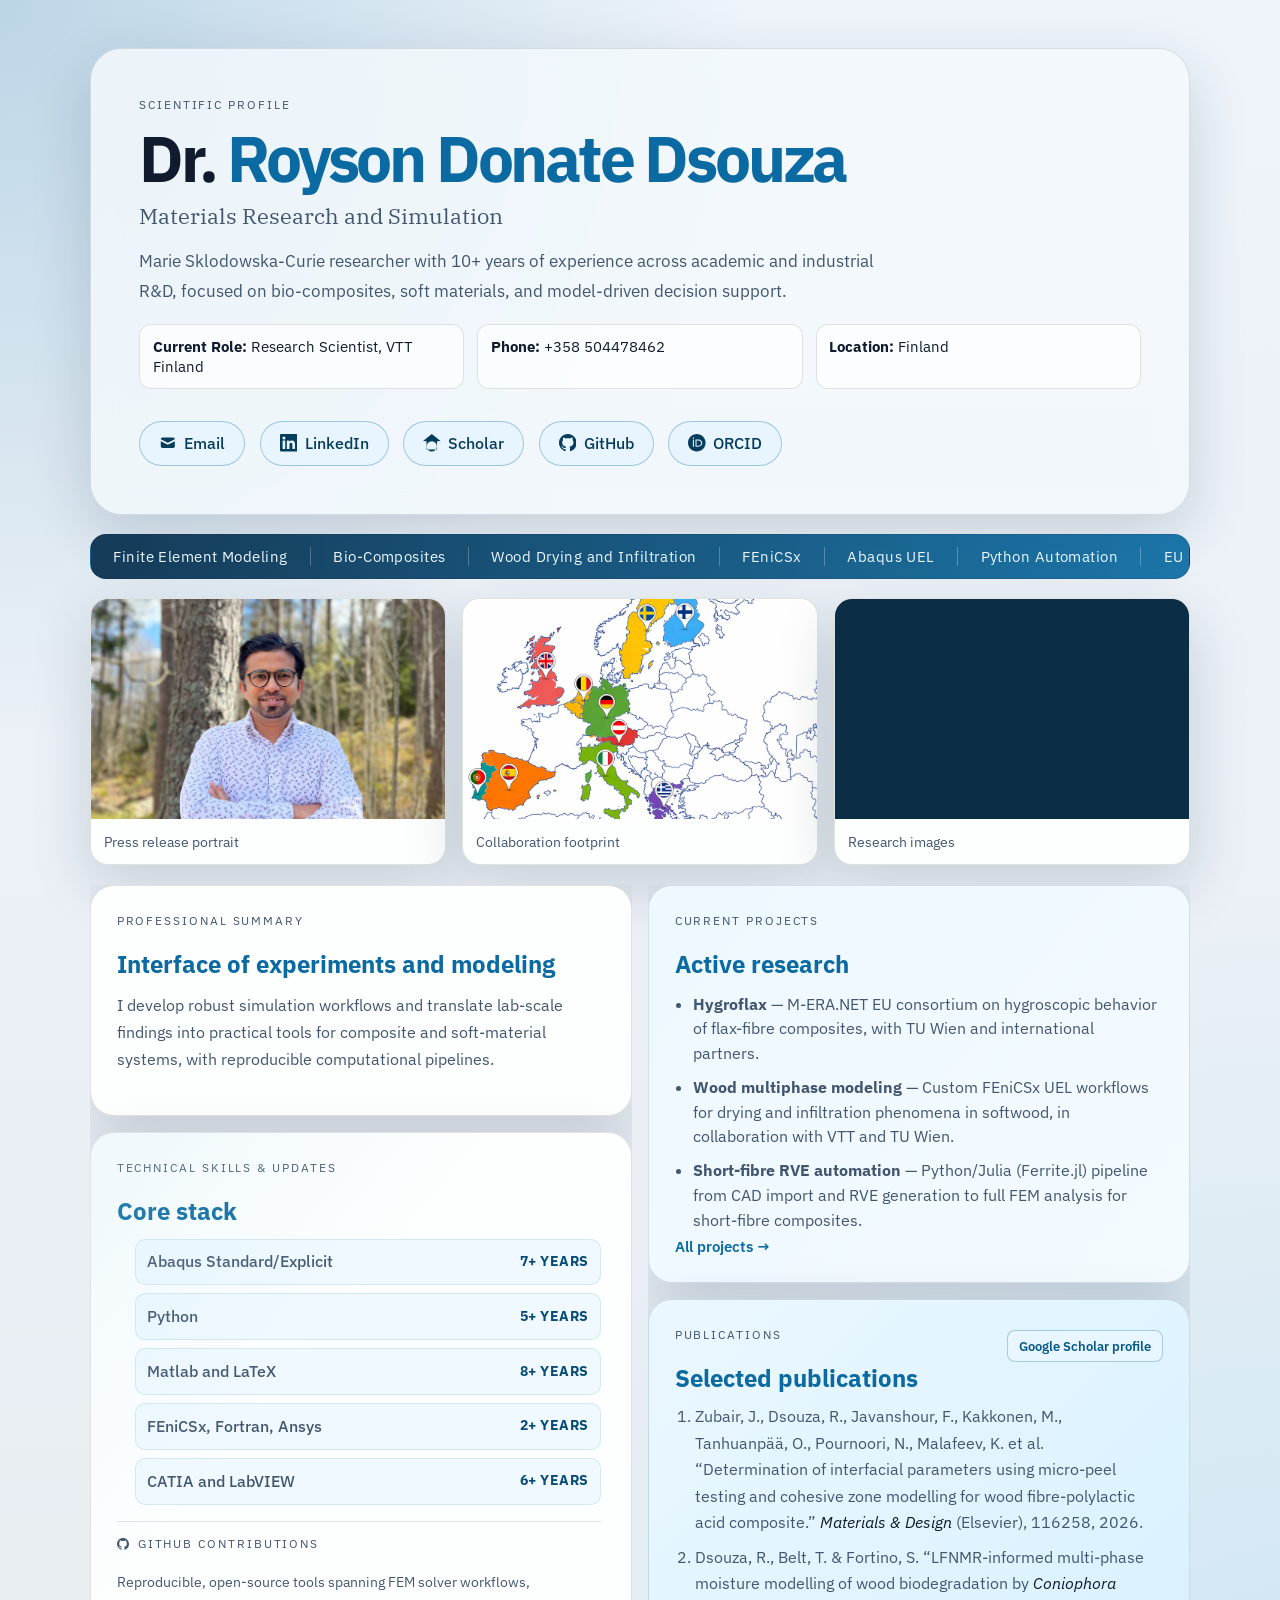
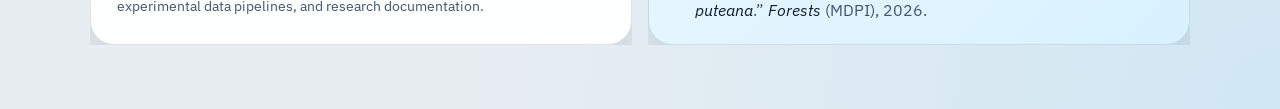
<file: index.html>
<!DOCTYPE html>
<html lang="en">
  <head>
    <meta charset="UTF-8" />
    <meta name="viewport" content="width=device-width, initial-scale=1.0" />
    <title>Dr. Royson Donate Dsouza | Scientific Profile</title>
    <meta
      name="description"
      content="Scientific profile of Dr. Royson Donate Dsouza: materials research, simulation, publications, collaborations, and contact."
    />
    <link rel="preconnect" href="https://fonts.googleapis.com" />
    <link rel="preconnect" href="https://fonts.gstatic.com" crossorigin />
    <link
      href="https://fonts.googleapis.com/css2?family=IBM+Plex+Sans:wght@400;500;700&family=IBM+Plex+Serif:ital,wght@0,400;0,600;1,400&display=swap"
      rel="stylesheet"
    />
    <link rel="stylesheet" href="styles.css" />
  </head>
  <body>
    <div class="page-shell">
      <header class="hero">
        <p class="eyebrow">Scientific Profile</p>
        <h1>
          Dr. <span>Royson Donate Dsouza</span>
        </h1>
        <p class="hero-role">Materials Research and Simulation</p>
        <p class="intro">
          Marie Sklodowska-Curie researcher with 10+ years of experience across
          academic and industrial R&D, focused on bio-composites, soft
          materials, and model-driven decision support.
        </p>
        <div class="meta-row">
          <p><strong>Current Role:</strong> Research Scientist, VTT Finland</p>
          <p><strong>Phone:</strong> +358 504478462</p>
          <p><strong>Location:</strong> Finland</p>
        </div>
        <div class="actions">
          <a href="mailto:royson.dsouza@vtt.fi">
            <svg viewBox="0 0 20 20" fill="currentColor" aria-hidden="true" xmlns="http://www.w3.org/2000/svg"><path d="M2.003 5.884L10 9.882l7.997-3.998A2 2 0 0016 4H4a2 2 0 00-1.997 1.884z"/><path d="M18 8.118l-8 4-8-4V14a2 2 0 002 2h12a2 2 0 002-2V8.118z"/></svg>
            Email
          </a>
          <a href="https://www.linkedin.com/in/royson-dsouza-phd/" target="_blank" rel="noreferrer">
            <svg viewBox="0 0 24 24" fill="currentColor" aria-hidden="true" xmlns="http://www.w3.org/2000/svg"><path d="M20.447 20.452h-3.554v-5.569c0-1.328-.027-3.037-1.852-3.037-1.853 0-2.136 1.445-2.136 2.939v5.667H9.351V9h3.414v1.561h.046c.477-.9 1.637-1.85 3.37-1.85 3.601 0 4.267 2.37 4.267 5.455v6.286zM5.337 7.433a2.062 2.062 0 01-2.063-2.065 2.064 2.064 0 112.063 2.065zm1.782 13.019H3.555V9h3.564v11.452zM22.225 0H1.771C.792 0 0 .774 0 1.729v20.542C0 23.227.792 24 1.771 24h20.451C23.2 24 24 23.227 24 22.271V1.729C24 .774 23.2 0 22.222 0h.003z"/></svg>
            LinkedIn
          </a>
          <a href="https://scholar.google.com/citations?hl=en&amp;user=Geu_kHAAAAAJ&amp;view_op=list_works&amp;sortby=pubdate" target="_blank" rel="noreferrer">
            <svg viewBox="0 0 24 24" fill="currentColor" aria-hidden="true" xmlns="http://www.w3.org/2000/svg"><path d="M12 24a7 7 0 110-14 7 7 0 010 14zm0-24L0 9.5l4.838.485V21h14.324V9.985L24 9.5 12 0z"/></svg>
            Scholar
          </a>
          <a href="https://github.com/roysondsouza316" target="_blank" rel="noreferrer">
            <svg viewBox="0 0 16 16" fill="currentColor" aria-hidden="true" xmlns="http://www.w3.org/2000/svg"><path d="M8 0C3.58 0 0 3.58 0 8c0 3.54 2.29 6.53 5.47 7.59.4.07.55-.17.55-.38 0-.19-.01-.82-.01-1.49-2.01.37-2.53-.49-2.69-.94-.09-.23-.48-.94-.82-1.13-.28-.15-.68-.52-.01-.53.63-.01 1.08.58 1.23.82.72 1.21 1.87.87 2.33.66.07-.52.28-.87.51-1.07-1.78-.2-3.64-.89-3.64-3.95 0-.87.31-1.59.82-2.15-.08-.2-.36-1.02.08-2.12 0 0 .67-.21 2.2.82.64-.18 1.32-.27 2-.27.68 0 1.36.09 2 .27 1.53-1.04 2.2-.82 2.2-.82.44 1.1.16 1.92.08 2.12.51.56.82 1.27.82 2.15 0 3.07-1.87 3.75-3.65 3.95.29.25.54.73.54 1.48 0 1.07-.01 1.93-.01 2.2 0 .21.15.46.55.38A8.013 8.013 0 0016 8c0-4.42-3.58-8-8-8z"/></svg>
            GitHub
          </a>
          <a href="https://orcid.org/0000-0003-1371-9439" target="_blank" rel="noreferrer">
            <svg viewBox="0 0 24 24" fill="currentColor" aria-hidden="true" xmlns="http://www.w3.org/2000/svg"><path d="M12 0C5.372 0 0 5.372 0 12s5.372 12 12 12 12-5.372 12-12S18.628 0 12 0zM7.369 4.378c.525 0 .947.431.947.947s-.422.947-.947.947a.95.95 0 01-.947-.947c0-.525.422-.947.947-.947zm-.722 3.038h1.444v10.041H6.647V7.416zm3.562 0h3.9c3.712 0 5.344 2.653 5.344 5.025 0 2.578-2.016 5.016-5.325 5.016h-3.919V7.416zm1.444 1.303v7.444h2.297c3.272 0 3.872-2.484 3.872-3.722 0-2.016-1.284-3.722-3.862-3.722h-2.307z"/></svg>
            ORCID
          </a>
        </div>
      </header>

      <main>
        <section class="run-strip" aria-label="Animated scientific keywords">
          <div class="run-track">
            <span>Finite Element Modeling</span>
            <span>Bio-Composites</span>
            <span>Wood Drying and Infiltration</span>
            <span>FEniCSx</span>
            <span>Abaqus UEL</span>
            <span>Python Automation</span>
            <span>EU Consortia</span>
            <span>Research-Led Teaching</span>
            <span>Finite Element Modeling</span>
            <span>Bio-Composites</span>
            <span>Wood Drying and Infiltration</span>
            <span>FEniCSx</span>
            <span>Abaqus UEL</span>
            <span>Python Automation</span>
            <span>EU Consortia</span>
            <span>Research-Led Teaching</span>
          </div>
        </section>

        <section class="image-lab" aria-label="Images and running visuals">
          <figure class="image-card">
            <img src="images/Royson_press_release_photo.jpg" alt="Portrait of Dr. Royson Dsouza" />
            <figcaption>Press release portrait</figcaption>
          </figure>
          <figure class="image-card">
            <img src="images/collab.jpg" alt="Collaboration footprint map" />
            <figcaption>Collaboration footprint</figcaption>
          </figure>
          <figure class="image-card animated-card" aria-label="Running research images">
            <div class="photo-reel" id="photo-reel"></div>
            <figcaption>Research images</figcaption>
          </figure>
        </section>

        <section class="card-grid">
          <div class="card-col">
          <article class="card">
            <p class="section-label">Professional Summary</p>
            <h2>Interface of experiments and modeling</h2>
            <p>
              I develop robust simulation workflows and translate lab-scale
              findings into practical tools for composite and soft-material
              systems, with reproducible computational pipelines.
            </p>
          </article>

          <article class="card stack-card">
            <p class="section-label">Technical Skills &amp; Updates</p>
            <h2>Core stack</h2>
            <div class="card-scroll">
            <ul class="skill-bars">
              <li><span>Abaqus Standard/Explicit</span><strong>7+ years</strong></li>
              <li><span>Python</span><strong>5+ years</strong></li>
              <li><span>Matlab and LaTeX</span><strong>8+ years</strong></li>
              <li><span>FEniCSx, Fortran, Ansys</span><strong>2+ years</strong></li>
              <li><span>CATIA and LabVIEW</span><strong>6+ years</strong></li>
            </ul>
            <hr class="card-divider" />
            <p class="section-label" style="margin-top:0.8rem">
              <svg class="gh-icon" viewBox="0 0 16 16" aria-hidden="true" xmlns="http://www.w3.org/2000/svg"><path d="M8 0C3.58 0 0 3.58 0 8c0 3.54 2.29 6.53 5.47 7.59.4.07.55-.17.55-.38 0-.19-.01-.82-.01-1.49-2.01.37-2.53-.49-2.69-.94-.09-.23-.48-.94-.82-1.13-.28-.15-.68-.52-.01-.53.63-.01 1.08.58 1.23.82.72 1.21 1.87.87 2.33.66.07-.52.28-.87.51-1.07-1.78-.2-3.64-.89-3.64-3.95 0-.87.31-1.59.82-2.15-.08-.2-.36-1.02.08-2.12 0 0 .67-.21 2.2.82.64-.18 1.32-.27 2-.27.68 0 1.36.09 2 .27 1.53-1.04 2.2-.82 2.2-.82.44 1.1.16 1.92.08 2.12.51.56.82 1.27.82 2.15 0 3.07-1.87 3.75-3.65 3.95.29.25.54.73.54 1.48 0 1.07-.01 1.93-.01 2.2 0 .21.15.46.55.38A8.013 8.013 0 0016 8c0-4.42-3.58-8-8-8z"/></svg>
              GitHub Contributions
            </p>
            <p class="gh-tagline">Reproducible, open-source tools spanning FEM solver workflows, experimental data pipelines, and research documentation.</p>
            <ul class="gh-repo-list">
              <li>
                <span class="gh-desc">Documented case studies solving 1D, 2D, and 3D PDEs with FEniCSx, including diffusion problems, convergence validation, and parallel VTK visualization.</span>
                <a href="https://github.com/roysondsouza316/FenicsX-Implementation-Examples" target="_blank" rel="noreferrer">FenicsX-Implementation-Examples &rarr;</a>
              </li>
              <li>
                <span class="gh-desc">Python/Tkinter GUI for parameter-driven simulation matrix plotting, developed alongside the microdroplet characterization study in Polymer Composites (2023).</span>
                <a href="https://github.com/roysondsouza316/Interface-for-simulation-matrix-plotting--Data-in-brief-Article" target="_blank" rel="noreferrer">Interface-for-simulation-matrix-plotting &rarr;</a>
              </li>
              <li>
                <span class="gh-desc">Python scripts automating Abaqus input file generation, parallel batch job execution, and ODB result extraction for high-throughput FEM campaigns.</span>
                <a href="https://github.com/roysondsouza316/abaqus-automation-inp-and-odb" target="_blank" rel="noreferrer">abaqus-automation-inp-and-odb &rarr;</a>
              </li>
              <li>
                <span class="gh-desc">Five ready-to-compile LaTeX Gantt chart templates for research project scheduling, from minimal single-column layouts to team resource-based timelines.</span>
                <a href="https://github.com/roysondsouza316/LateX-Gantt-Chart-Templates" target="_blank" rel="noreferrer">LateX-Gantt-Chart-Templates &rarr;</a>
              </li>
            </ul>
            </div>
          </article>
          </div>

          <div class="card-col">
          <article class="card projects-card">
            <p class="section-label">Current Projects</p>
            <h2>Active research</h2>
            <ul class="project-list">
              <li>
                <strong>Hygroflax</strong> — M-ERA.NET EU consortium on hygroscopic behavior of flax-fibre composites, with TU Wien and international partners.
              </li>
              <li>
                <strong>Wood multiphase modeling</strong> — Custom FEniCSx UEL workflows for drying and infiltration phenomena in softwood, in collaboration with VTT and TU Wien.
              </li>
              <li>
                <strong>Short-fibre RVE automation</strong> — Python/Julia (Ferrite.jl) pipeline from CAD import and RVE generation to full FEM analysis for short-fibre composites.
              </li>
            </ul>
            <a href="projects.html" class="more-link">All projects &rarr;</a>
          </article>

          <article class="card accent-card" id="publications">
            <div class="pub-section-head">
              <div>
                <p class="section-label">Publications</p>
                <h2>Selected publications</h2>
              </div>
              <a href="https://scholar.google.com/citations?hl=en&amp;user=Geu_kHAAAAAJ&amp;view_op=list_works&amp;sortby=pubdate" target="_blank" rel="noreferrer" class="scholar-inline">Google Scholar profile</a>
            </div>
            <div class="card-scroll">
            <ol class="pub-list">
              <li class="pub-cite">Zubair, J., Dsouza, R., Javanshour, F., Kakkonen, M., Tanhuanp&auml;&auml;, O., Pournoori, N., Malafeev, K. et al. &ldquo;Determination of interfacial parameters using micro-peel testing and cohesive zone modelling for wood fibre-polylactic acid composite.&rdquo; <em>Materials &amp; Design</em> (Elsevier), 116258, 2026.</li>
              <li class="pub-cite">Dsouza, R., Belt, T. &amp; Fortino, S. &ldquo;LFNMR-informed multi-phase moisture modelling of wood biodegradation by <em>Coniophora puteana</em>.&rdquo; <em>Forests</em> (MDPI), 2026.</li>
              <li class="pub-cite">Dsouza, R., Harjupatana, T., Miettinen, A., Brandst&auml;tter, F., Harju, A., Ven&auml;l&auml;inen, M., M&ouml;tt&ouml;nen, V. et al. &ldquo;Multi-phase model for moisture transport in wood supported by X-ray computed tomography data.&rdquo; <em>Wood Science and Technology</em> (Springer), 59(2), 2025.</li>
              <li class="pub-cite">Simonini, L., Kakkonen, M., Dsouza, R., Kanerva, M., Mahmood, H., Dorigato, A. &amp; Pegoretti, A. &ldquo;Tailoring the interfacial properties of glass fiber-epoxy microcomposites through a self-healing poly(&epsilon;-caprolactone) coating.&rdquo; <em>Composites Science and Technology</em> (Elsevier), 110991, 2025.</li>
              <li class="pub-cite">Dsouza, R., Kakkonen, M., Prapavesis, A., Sarlin, E., Antunes, P., Van Vuure, A.W., Kallio, P. &amp; Kanerva, M. &ldquo;Does a polymer film due to Rayleigh-instability affect interfacial properties measured by microbond test?&rdquo; <em>Composite Interfaces</em> (Taylor &amp; Francis), 32(2), 2025.</li>
              <li class="pub-cite">Dsouza, R., Di Vito, D., Jokinen, J. &amp; Kanerva, M. &ldquo;Mutual dependence of experimental and data analysis features in characterization of fiber&ndash;matrix interface via microdroplets.&rdquo; <em>Polymer Composites</em> (Wiley), 44(11), 2023.</li>
              <li class="pub-cite">Laurikainen, P., Dsouza, R., Kakkonen, M., Kanerva, M. &amp; Sarlin, E. &ldquo;Exploring the role of fibre sizing to the fatigue of glass fibre composites using a novel, reliable micro-fatigue test.&rdquo; <em>Composites Part A</em> (Elsevier), 107425, 2023.</li>
            </ol>
            <a href="publications.html" class="more-link">All publications &rarr;</a>
            </div>
          </article>
          </div>

        </section>
      </main>
    </div>
  </body>

  <script>
    (function () {
      const BASE = 'images/running_photos/';
      fetch(BASE + 'manifest.json')
        .then(function (r) { return r.json(); })
        .then(function (items) {
          var reel = document.getElementById('photo-reel');
          if (!reel || !items.length) return;

          var n = items.length;
          var dur = n * 4; // 4 s per image

          // inject per-image keyframe delays via a dynamic <style>
          var delays = items.map(function (_, i) {
            return ('.photo-reel img:nth-child(' + (i + 1) + ') { animation-delay: ' + (i * 4) + 's; }');
          }).join('\n');
          var styleTag = document.createElement('style');
          styleTag.textContent = [
            '@keyframes fade-cycle {',
            '  0%   { opacity: 0; }',
            '  5%   { opacity: 1; }',
            '  ' + Math.round(100 / n * 0.8) + '% { opacity: 1; }',
            '  ' + Math.round(100 / n)        + '% { opacity: 0; }',
            '  100% { opacity: 0; }',
            '}',
            '.photo-reel img { animation-duration: ' + dur + 's; }',
            delays
          ].join('\n');
          document.head.appendChild(styleTag);

          // build img elements
          items.forEach(function (item) {
            var img = document.createElement('img');
            img.src = BASE + item.src;
            img.alt = item.alt || '';
            img.loading = 'lazy';
            reel.appendChild(img);
          });
        })
        .catch(function (e) { console.warn('Photo reel manifest not loaded:', e); });
    })();
  </script>
</html>
</file>
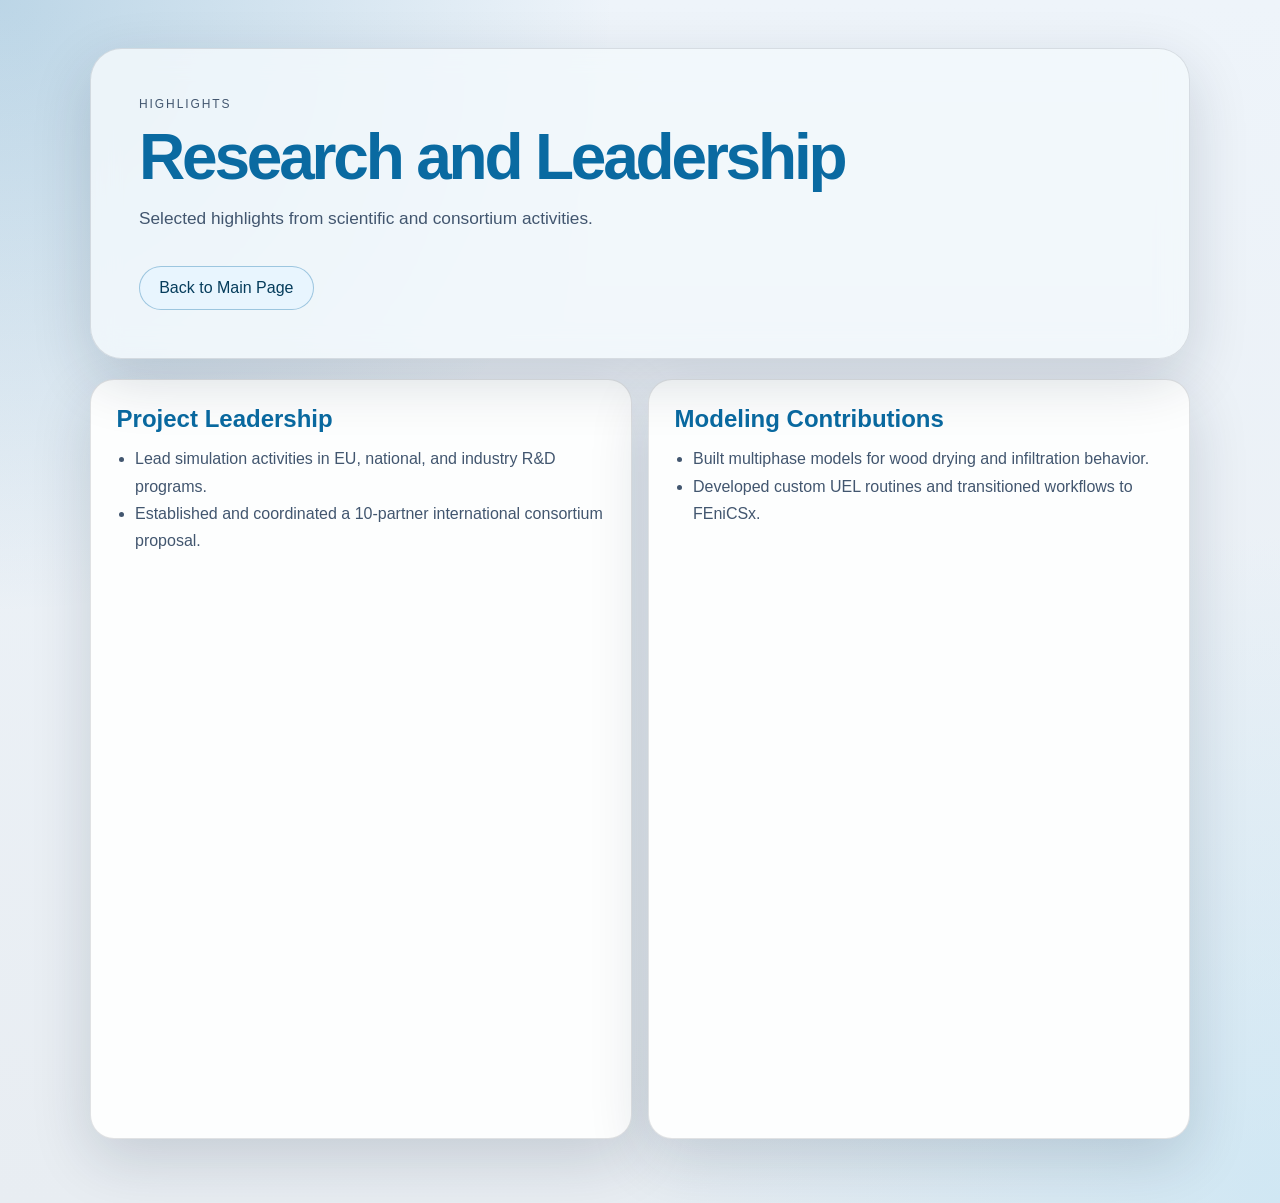
<file: highlights.html>
<!DOCTYPE html>
<html lang="en">
  <head>
    <meta charset="UTF-8" />
    <meta name="viewport" content="width=device-width, initial-scale=1.0" />
    <title>Highlights | Dr. Royson Donate Dsouza</title>
    <link rel="stylesheet" href="styles.css" />
  </head>
  <body>
    <div class="page-shell">
      <header class="hero">
        <p class="eyebrow">Highlights</p>
        <h1><span>Research and Leadership</span></h1>
        <p class="intro">Selected highlights from scientific and consortium activities.</p>
        <div class="actions">
          <a href="index.html">Back to Main Page</a>
        </div>
      </header>
      <main>
        <section class="card-grid">
          <article class="card">
            <h2>Project Leadership</h2>
            <ul>
              <li>Lead simulation activities in EU, national, and industry R&D programs.</li>
              <li>Established and coordinated a 10-partner international consortium proposal.</li>
            </ul>
          </article>
          <article class="card">
            <h2>Modeling Contributions</h2>
            <ul>
              <li>Built multiphase models for wood drying and infiltration behavior.</li>
              <li>Developed custom UEL routines and transitioned workflows to FEniCSx.</li>
            </ul>
          </article>
        </section>
      </main>
    </div>
  </body>
</html>
</file>
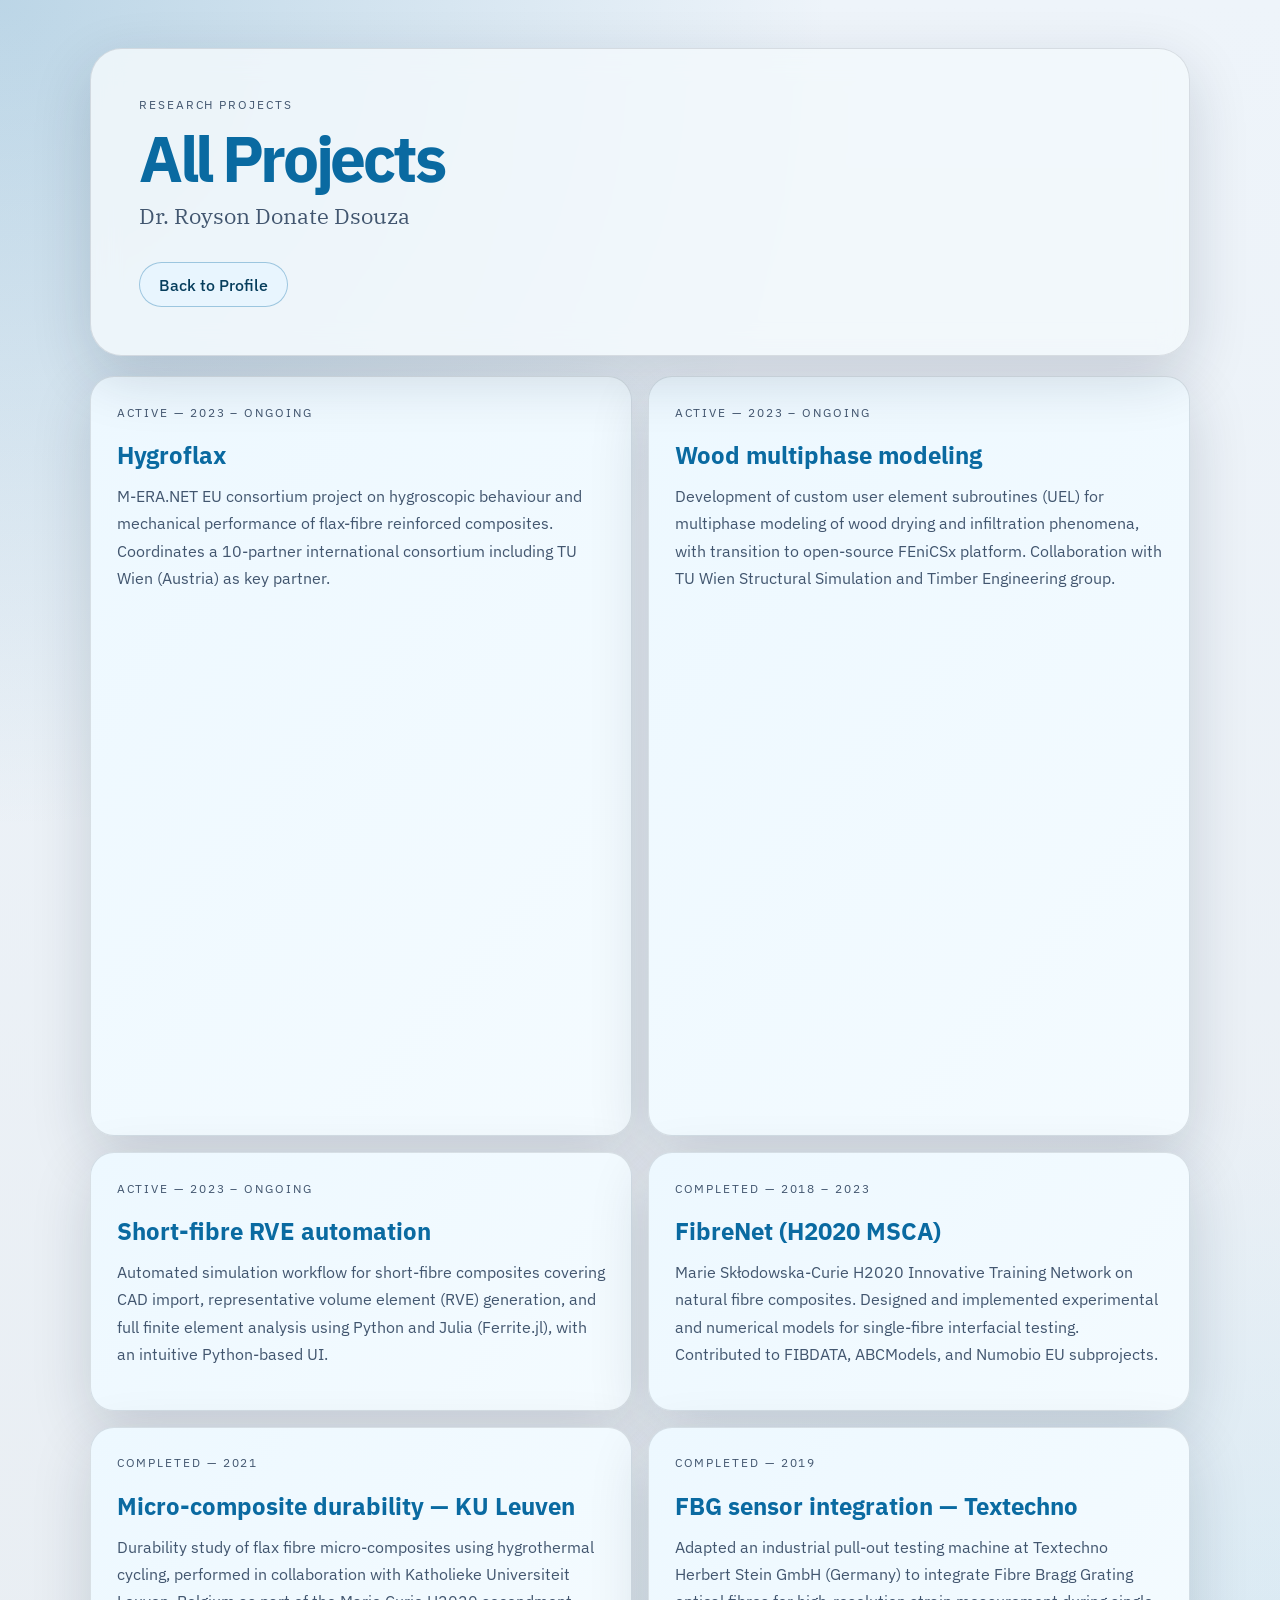
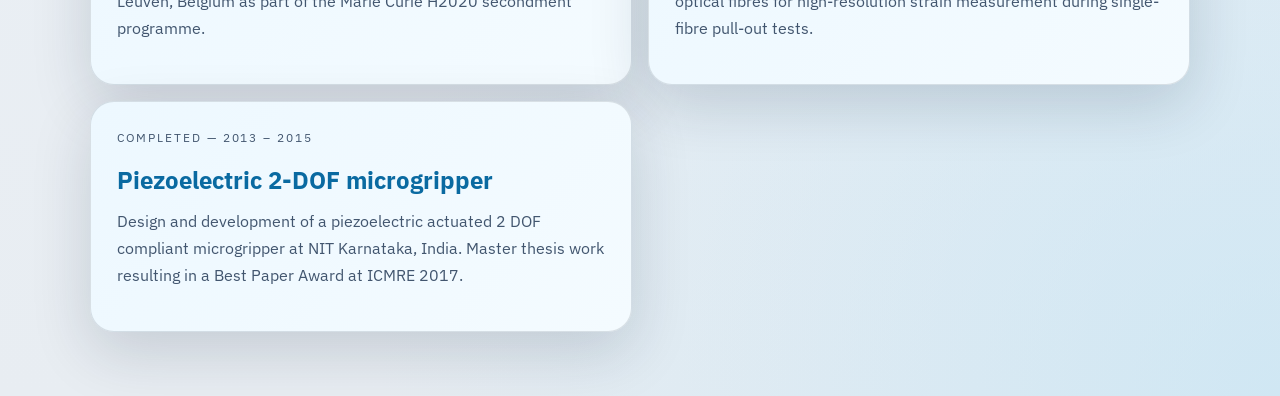
<file: projects.html>
<!DOCTYPE html>
<html lang="en">
  <head>
    <meta charset="UTF-8" />
    <meta name="viewport" content="width=device-width, initial-scale=1.0" />
    <title>Projects | Dr. Royson Donate Dsouza</title>
    <link rel="preconnect" href="https://fonts.googleapis.com" />
    <link rel="preconnect" href="https://fonts.gstatic.com" crossorigin />
    <link
      href="https://fonts.googleapis.com/css2?family=IBM+Plex+Sans:wght@400;500;700&family=IBM+Plex+Serif:ital,wght@0,400;0,600;1,400&display=swap"
      rel="stylesheet"
    />
    <link rel="stylesheet" href="styles.css" />
  </head>
  <body>
    <div class="page-shell">
      <header class="hero">
        <p class="eyebrow">Research Projects</p>
        <h1><span>All Projects</span></h1>
        <p class="hero-role">Dr. Royson Donate Dsouza</p>
        <div class="actions">
          <a href="index.html">Back to Profile</a>
        </div>
      </header>

      <main>
        <section class="card-grid">

          <article class="card projects-card">
            <p class="section-label">Active &mdash; 2023 &ndash; Ongoing</p>
            <h2>Hygroflax</h2>
            <p>M-ERA.NET EU consortium project on hygroscopic behaviour and mechanical performance of flax-fibre reinforced composites. Coordinates a 10-partner international consortium including TU Wien (Austria) as key partner.</p>
          </article>

          <article class="card projects-card">
            <p class="section-label">Active &mdash; 2023 &ndash; Ongoing</p>
            <h2>Wood multiphase modeling</h2>
            <p>Development of custom user element subroutines (UEL) for multiphase modeling of wood drying and infiltration phenomena, with transition to open-source FEniCSx platform. Collaboration with TU Wien Structural Simulation and Timber Engineering group.</p>
          </article>

          <article class="card projects-card">
            <p class="section-label">Active &mdash; 2023 &ndash; Ongoing</p>
            <h2>Short-fibre RVE automation</h2>
            <p>Automated simulation workflow for short-fibre composites covering CAD import, representative volume element (RVE) generation, and full finite element analysis using Python and Julia (Ferrite.jl), with an intuitive Python-based UI.</p>
          </article>

          <article class="card projects-card">
            <p class="section-label">Completed &mdash; 2018 &ndash; 2023</p>
            <h2>FibreNet (H2020 MSCA)</h2>
            <p>Marie Skłodowska-Curie H2020 Innovative Training Network on natural fibre composites. Designed and implemented experimental and numerical models for single-fibre interfacial testing. Contributed to FIBDATA, ABCModels, and Numobio EU subprojects.</p>
          </article>

          <article class="card projects-card">
            <p class="section-label">Completed &mdash; 2021</p>
            <h2>Micro-composite durability &mdash; KU Leuven</h2>
            <p>Durability study of flax fibre micro-composites using hygrothermal cycling, performed in collaboration with Katholieke Universiteit Leuven, Belgium as part of the Marie Curie H2020 secondment programme.</p>
          </article>

          <article class="card projects-card">
            <p class="section-label">Completed &mdash; 2019</p>
            <h2>FBG sensor integration &mdash; Textechno</h2>
            <p>Adapted an industrial pull-out testing machine at Textechno Herbert Stein GmbH (Germany) to integrate Fibre Bragg Grating optical fibres for high-resolution strain measurement during single-fibre pull-out tests.</p>
          </article>

          <article class="card projects-card">
            <p class="section-label">Completed &mdash; 2013 &ndash; 2015</p>
            <h2>Piezoelectric 2-DOF microgripper</h2>
            <p>Design and development of a piezoelectric actuated 2 DOF compliant microgripper at NIT Karnataka, India. Master thesis work resulting in a Best Paper Award at ICMRE 2017.</p>
          </article>

        </section>
      </main>
    </div>
  </body>
</html>
</file>
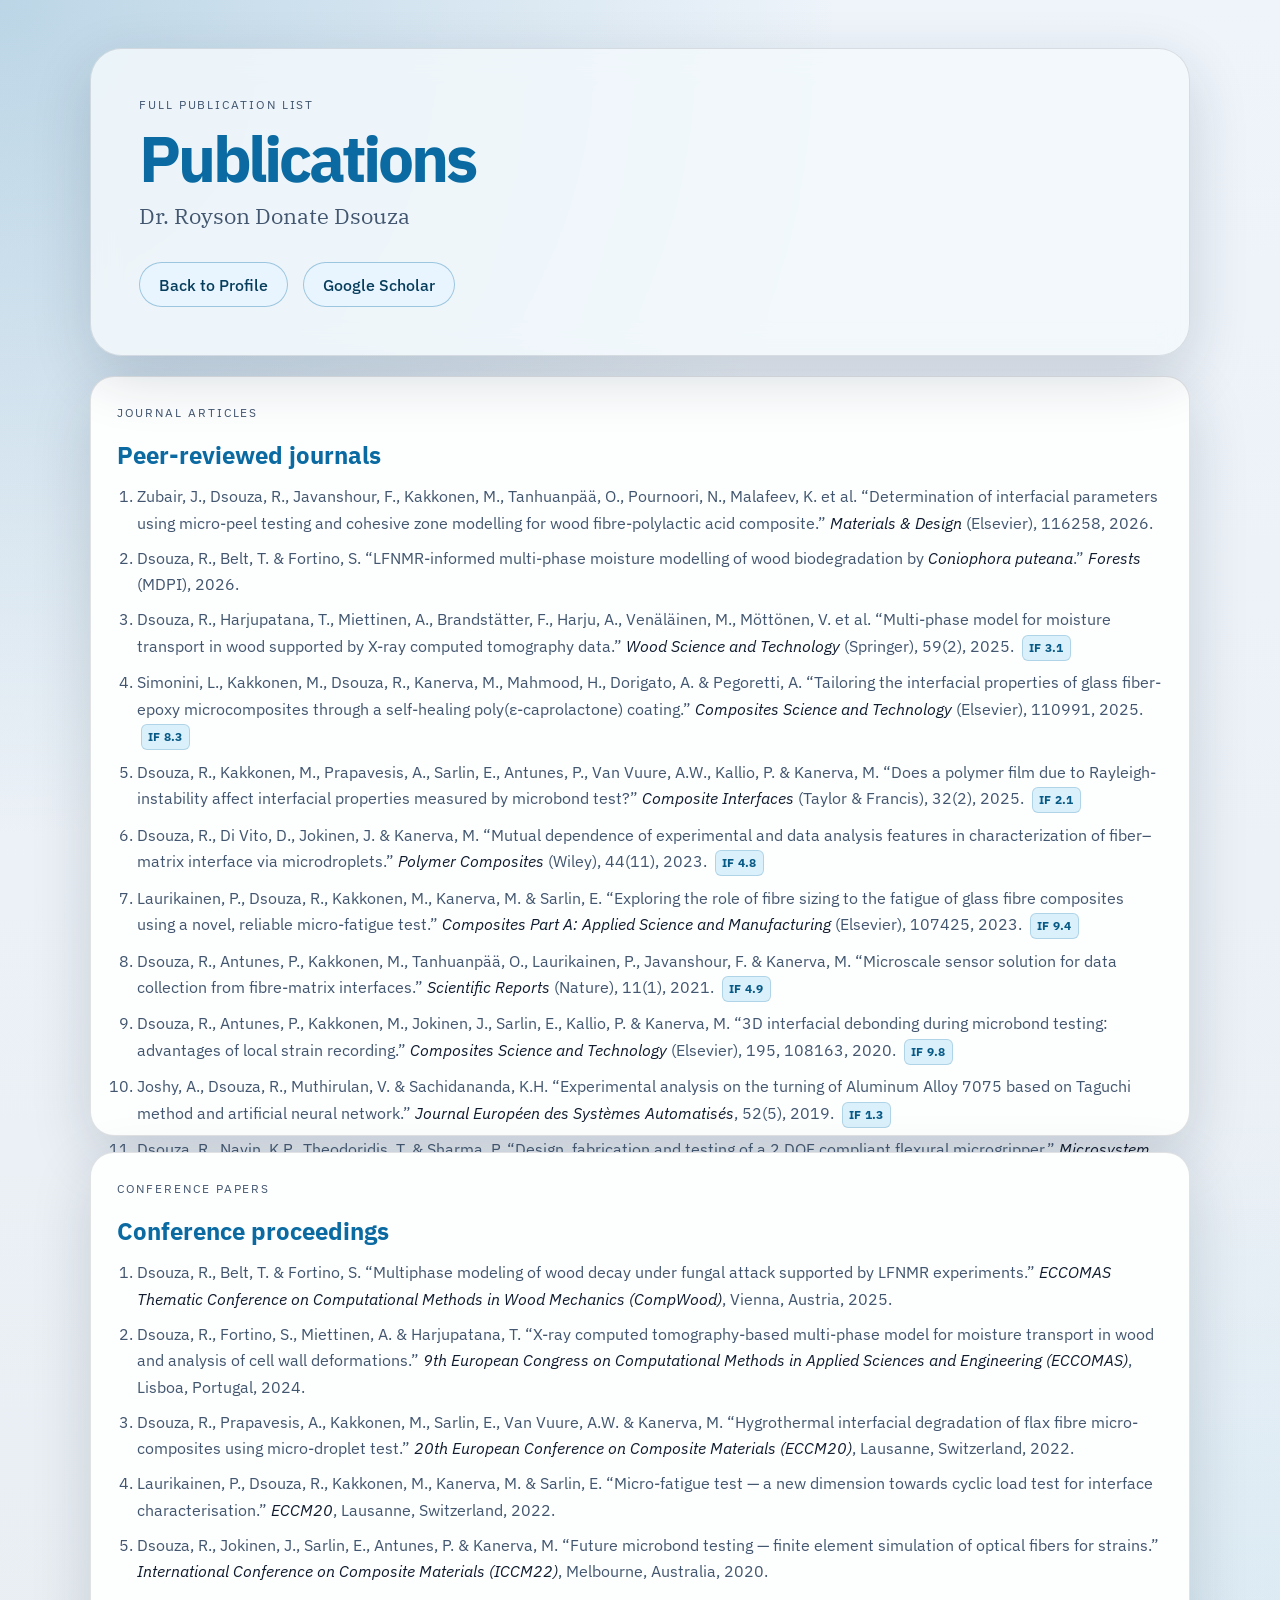
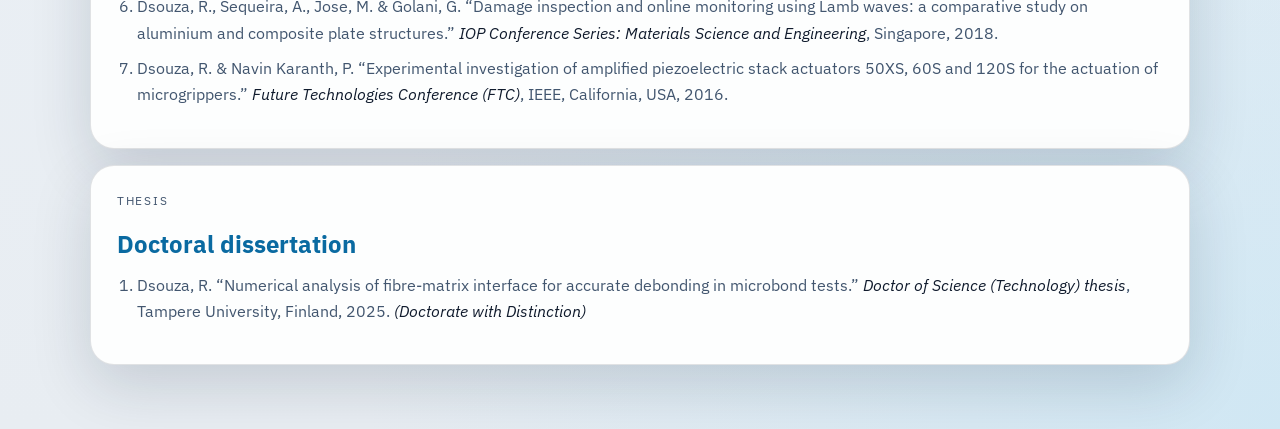
<file: publications.html>
<!DOCTYPE html>
<html lang="en">
  <head>
    <meta charset="UTF-8" />
    <meta name="viewport" content="width=device-width, initial-scale=1.0" />
    <title>Publications | Dr. Royson Donate Dsouza</title>
    <link rel="preconnect" href="https://fonts.googleapis.com" />
    <link rel="preconnect" href="https://fonts.gstatic.com" crossorigin />
    <link
      href="https://fonts.googleapis.com/css2?family=IBM+Plex+Sans:wght@400;500;700&family=IBM+Plex+Serif:ital,wght@0,400;0,600;1,400&display=swap"
      rel="stylesheet"
    />
    <link rel="stylesheet" href="styles.css" />
  </head>
  <body>
    <div class="page-shell">
      <header class="hero">
        <p class="eyebrow">Full Publication List</p>
        <h1><span>Publications</span></h1>
        <p class="hero-role">Dr. Royson Donate Dsouza</p>
        <div class="actions">
          <a href="index.html">Back to Profile</a>
          <a href="https://scholar.google.com/citations?hl=en&amp;user=Geu_kHAAAAAJ&amp;view_op=list_works&amp;sortby=pubdate" target="_blank" rel="noreferrer">Google Scholar</a>
        </div>
      </header>

      <main>
        <section class="card-grid" style="grid-template-columns: 1fr;">

          <article class="card">
            <p class="section-label">Journal Articles</p>
            <h2>Peer-reviewed journals</h2>
            <ol class="pub-list">
              <li class="pub-cite">Zubair, J., Dsouza, R., Javanshour, F., Kakkonen, M., Tanhuanp&auml;&auml;, O., Pournoori, N., Malafeev, K. et al. &ldquo;Determination of interfacial parameters using micro-peel testing and cohesive zone modelling for wood fibre-polylactic acid composite.&rdquo; <em>Materials &amp; Design</em> (Elsevier), 116258, 2026.</li>
              <li class="pub-cite">Dsouza, R., Belt, T. &amp; Fortino, S. &ldquo;LFNMR-informed multi-phase moisture modelling of wood biodegradation by <em>Coniophora puteana</em>.&rdquo; <em>Forests</em> (MDPI), 2026.</li>
              <li class="pub-cite">Dsouza, R., Harjupatana, T., Miettinen, A., Brandst&auml;tter, F., Harju, A., Ven&auml;l&auml;inen, M., M&ouml;tt&ouml;nen, V. et al. &ldquo;Multi-phase model for moisture transport in wood supported by X-ray computed tomography data.&rdquo; <em>Wood Science and Technology</em> (Springer), 59(2), 2025. <span class="pub-if">IF 3.1</span></li>
              <li class="pub-cite">Simonini, L., Kakkonen, M., Dsouza, R., Kanerva, M., Mahmood, H., Dorigato, A. &amp; Pegoretti, A. &ldquo;Tailoring the interfacial properties of glass fiber-epoxy microcomposites through a self-healing poly(&epsilon;-caprolactone) coating.&rdquo; <em>Composites Science and Technology</em> (Elsevier), 110991, 2025. <span class="pub-if">IF 8.3</span></li>
              <li class="pub-cite">Dsouza, R., Kakkonen, M., Prapavesis, A., Sarlin, E., Antunes, P., Van Vuure, A.W., Kallio, P. &amp; Kanerva, M. &ldquo;Does a polymer film due to Rayleigh-instability affect interfacial properties measured by microbond test?&rdquo; <em>Composite Interfaces</em> (Taylor &amp; Francis), 32(2), 2025. <span class="pub-if">IF 2.1</span></li>
              <li class="pub-cite">Dsouza, R., Di Vito, D., Jokinen, J. &amp; Kanerva, M. &ldquo;Mutual dependence of experimental and data analysis features in characterization of fiber&ndash;matrix interface via microdroplets.&rdquo; <em>Polymer Composites</em> (Wiley), 44(11), 2023. <span class="pub-if">IF 4.8</span></li>
              <li class="pub-cite">Laurikainen, P., Dsouza, R., Kakkonen, M., Kanerva, M. &amp; Sarlin, E. &ldquo;Exploring the role of fibre sizing to the fatigue of glass fibre composites using a novel, reliable micro-fatigue test.&rdquo; <em>Composites Part A: Applied Science and Manufacturing</em> (Elsevier), 107425, 2023. <span class="pub-if">IF 9.4</span></li>
              <li class="pub-cite">Dsouza, R., Antunes, P., Kakkonen, M., Tanhuanp&auml;&auml;, O., Laurikainen, P., Javanshour, F. &amp; Kanerva, M. &ldquo;Microscale sensor solution for data collection from fibre-matrix interfaces.&rdquo; <em>Scientific Reports</em> (Nature), 11(1), 2021. <span class="pub-if">IF 4.9</span></li>
              <li class="pub-cite">Dsouza, R., Antunes, P., Kakkonen, M., Jokinen, J., Sarlin, E., Kallio, P. &amp; Kanerva, M. &ldquo;3D interfacial debonding during microbond testing: advantages of local strain recording.&rdquo; <em>Composites Science and Technology</em> (Elsevier), 195, 108163, 2020. <span class="pub-if">IF 9.8</span></li>
              <li class="pub-cite">Joshy, A., Dsouza, R., Muthirulan, V. &amp; Sachidananda, K.H. &ldquo;Experimental analysis on the turning of Aluminum Alloy 7075 based on Taguchi method and artificial neural network.&rdquo; <em>Journal Europ&eacute;en des Syst&egrave;mes Automatis&eacute;s</em>, 52(5), 2019. <span class="pub-if">IF 1.3</span></li>
              <li class="pub-cite">Dsouza, R., Navin, K.P., Theodoridis, T. &amp; Sharma, P. &ldquo;Design, fabrication and testing of a 2 DOF compliant flexural microgripper.&rdquo; <em>Microsystem Technologies</em> (Springer-Nature), 24(9), 3867&ndash;3883, 2018. <span class="pub-if">IF 2.3</span></li>
            </ol>
          </article>

          <article class="card">
            <p class="section-label">Conference Papers</p>
            <h2>Conference proceedings</h2>
            <ol class="pub-list">
              <li class="pub-cite">Dsouza, R., Belt, T. &amp; Fortino, S. &ldquo;Multiphase modeling of wood decay under fungal attack supported by LFNMR experiments.&rdquo; <em>ECCOMAS Thematic Conference on Computational Methods in Wood Mechanics (CompWood)</em>, Vienna, Austria, 2025.</li>
              <li class="pub-cite">Dsouza, R., Fortino, S., Miettinen, A. &amp; Harjupatana, T. &ldquo;X-ray computed tomography-based multi-phase model for moisture transport in wood and analysis of cell wall deformations.&rdquo; <em>9th European Congress on Computational Methods in Applied Sciences and Engineering (ECCOMAS)</em>, Lisboa, Portugal, 2024.</li>
              <li class="pub-cite">Dsouza, R., Prapavesis, A., Kakkonen, M., Sarlin, E., Van Vuure, A.W. &amp; Kanerva, M. &ldquo;Hygrothermal interfacial degradation of flax fibre micro-composites using micro-droplet test.&rdquo; <em>20th European Conference on Composite Materials (ECCM20)</em>, Lausanne, Switzerland, 2022.</li>
              <li class="pub-cite">Laurikainen, P., Dsouza, R., Kakkonen, M., Kanerva, M. &amp; Sarlin, E. &ldquo;Micro-fatigue test &mdash; a new dimension towards cyclic load test for interface characterisation.&rdquo; <em>ECCM20</em>, Lausanne, Switzerland, 2022.</li>
              <li class="pub-cite">Dsouza, R., Jokinen, J., Sarlin, E., Antunes, P. &amp; Kanerva, M. &ldquo;Future microbond testing &mdash; finite element simulation of optical fibers for strains.&rdquo; <em>International Conference on Composite Materials (ICCM22)</em>, Melbourne, Australia, 2020.</li>
              <li class="pub-cite">Dsouza, R., Sequeira, A., Jose, M. &amp; Golani, G. &ldquo;Damage inspection and online monitoring using Lamb waves: a comparative study on aluminium and composite plate structures.&rdquo; <em>IOP Conference Series: Materials Science and Engineering</em>, Singapore, 2018.</li>
              <li class="pub-cite">Dsouza, R. &amp; Navin Karanth, P. &ldquo;Experimental investigation of amplified piezoelectric stack actuators 50XS, 60S and 120S for the actuation of microgrippers.&rdquo; <em>Future Technologies Conference (FTC)</em>, IEEE, California, USA, 2016.</li>
            </ol>
          </article>

          <article class="card">
            <p class="section-label">Thesis</p>
            <h2>Doctoral dissertation</h2>
            <ol class="pub-list">
              <li class="pub-cite">Dsouza, R. &ldquo;Numerical analysis of fibre-matrix interface for accurate debonding in microbond tests.&rdquo; <em>Doctor of Science (Technology) thesis</em>, Tampere University, Finland, 2025. <em>(Doctorate with Distinction)</em></li>
            </ol>
          </article>

        </section>
      </main>
    </div>
  </body>
</html>
</file>
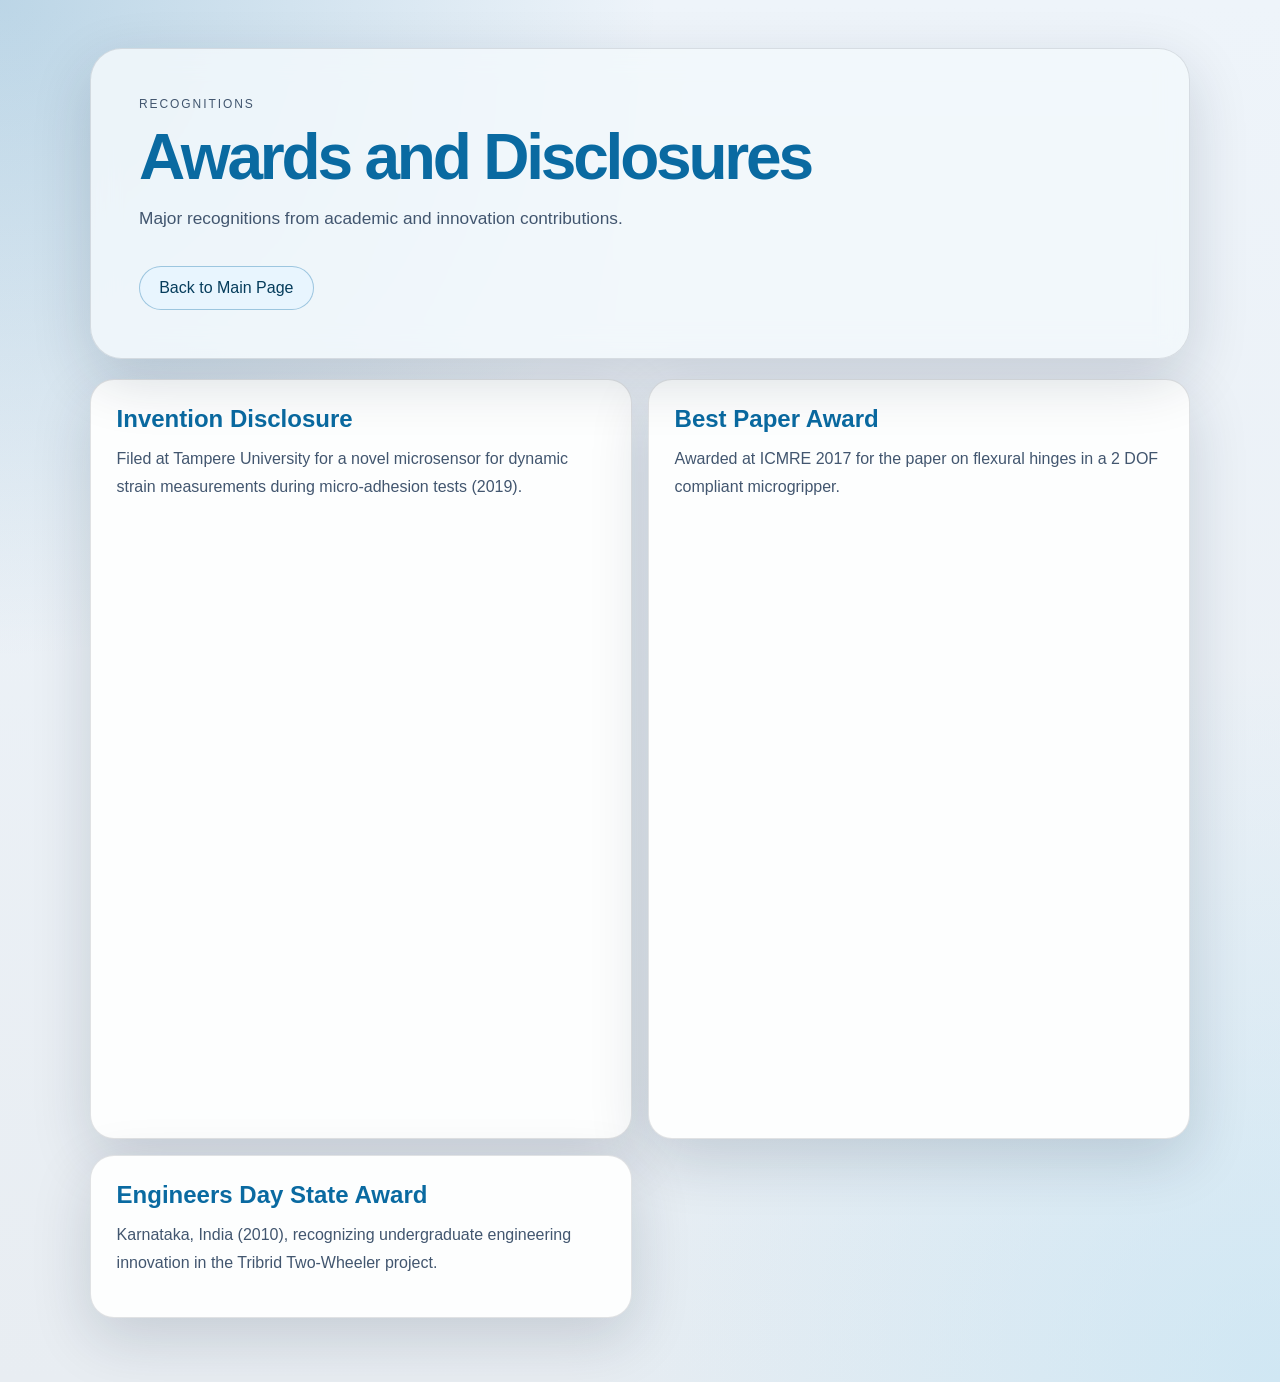
<file: recognitions.html>
<!DOCTYPE html>
<html lang="en">
  <head>
    <meta charset="UTF-8" />
    <meta name="viewport" content="width=device-width, initial-scale=1.0" />
    <title>Recognitions | Dr. Royson Donate Dsouza</title>
    <link rel="stylesheet" href="styles.css" />
  </head>
  <body>
    <div class="page-shell">
      <header class="hero">
        <p class="eyebrow">Recognitions</p>
        <h1><span>Awards and Disclosures</span></h1>
        <p class="intro">Major recognitions from academic and innovation contributions.</p>
        <div class="actions">
          <a href="index.html">Back to Main Page</a>
        </div>
      </header>
      <main>
        <section class="card-grid">
          <article class="card">
            <h2>Invention Disclosure</h2>
            <p>
              Filed at Tampere University for a novel microsensor for dynamic
              strain measurements during micro-adhesion tests (2019).
            </p>
          </article>
          <article class="card">
            <h2>Best Paper Award</h2>
            <p>
              Awarded at ICMRE 2017 for the paper on flexural hinges in a 2 DOF
              compliant microgripper.
            </p>
          </article>
          <article class="card">
            <h2>Engineers Day State Award</h2>
            <p>
              Karnataka, India (2010), recognizing undergraduate engineering
              innovation in the Tribrid Two-Wheeler project.
            </p>
          </article>
        </section>
      </main>
    </div>
  </body>
</html>
</file>
<file: styles.css>
:root {
  --bg: #e8edf2;
  --surface: rgba(243, 248, 252, 0.85);
  --surface-strong: #fdfefe;
  --text: #101b2d;
  --muted: #42566f;
  --accent: #0a6aa1;
  --accent-soft: #b8e1f5;
  --border: rgba(16, 27, 45, 0.12);
  --shadow: 0 20px 60px rgba(13, 33, 56, 0.16);
}

* {
  box-sizing: border-box;
}

body {
  margin: 0;
  min-height: 100vh;
  font-family: "IBM Plex Sans", sans-serif;
  color: var(--text);
  background:
    radial-gradient(circle at top left, rgba(10, 106, 161, 0.22), transparent 35%),
    radial-gradient(circle at bottom right, rgba(184, 225, 245, 0.5), transparent 38%),
    linear-gradient(180deg, #eef4fa 0%, var(--bg) 100%);
}

.page-shell {
  width: min(1100px, calc(100% - 2rem));
  margin: 0 auto;
  padding: 3rem 0 4rem;
}

.hero {
  padding: 3rem;
  border: 1px solid var(--border);
  border-radius: 32px;
  background: var(--surface);
  backdrop-filter: blur(14px);
  box-shadow: var(--shadow);
}

.eyebrow,
.section-label {
  margin: 0 0 1rem;
  text-transform: uppercase;
  letter-spacing: 0.16em;
  font-size: 0.75rem;
  color: var(--muted);
}

.meta-row {
  display: grid;
  grid-template-columns: repeat(3, minmax(0, 1fr));
  gap: 0.8rem;
  margin-top: 1.2rem;
}

.meta-row p {
  margin: 0;
  padding: 0.7rem 0.8rem;
  background: rgba(255, 255, 255, 0.72);
  border: 1px solid var(--border);
  border-radius: 12px;
  font-size: 0.95rem;
}

h1,
h2,
p,
ul {
  margin-top: 0;
}

h1 {
  margin-bottom: 1rem;
  font-size: clamp(2.25rem, 5.6vw, 4rem);
  line-height: 0.96;
  letter-spacing: -0.05em;
}

h1 span,
h2 {
  color: var(--accent);
}

h1 em {
  font-family: "IBM Plex Serif", serif;
  font-style: italic;
  font-weight: 600;
}

.hero-role {
  font-family: "IBM Plex Serif", serif;
  font-size: clamp(1rem, 2vw, 1.35rem);
  margin: -0.2rem 0 1rem;
  color: var(--muted);
}

.intro {
  max-width: 46rem;
  font-size: 1.08rem;
  line-height: 1.7;
  color: var(--muted);
}

.actions {
  display: flex;
  flex-wrap: wrap;
  gap: 0.9rem;
  margin-top: 2rem;
}

.run-strip {
  position: relative;
  overflow: hidden;
  margin: 1.2rem 0;
  border: 1px solid var(--border);
  border-radius: 16px;
  background: linear-gradient(90deg, rgba(11, 50, 80, 0.95), rgba(10, 106, 161, 0.92));
}

.run-track {
  display: inline-flex;
  align-items: center;
  white-space: nowrap;
  min-width: max-content;
  animation: run-items 24s linear infinite;
  padding: 0.75rem 0;
}

.run-track span {
  color: #eaf7ff;
  font-size: 0.92rem;
  letter-spacing: 0.03em;
  padding: 0 1.4rem;
  border-right: 1px solid rgba(255, 255, 255, 0.26);
}

.image-lab {
  display: grid;
  grid-template-columns: repeat(3, minmax(0, 1fr));
  gap: 1rem;
  margin-bottom: 1rem;
}

.image-card {
  margin: 0;
  border-radius: 18px;
  overflow: hidden;
  border: 1px solid var(--border);
  background: var(--surface-strong);
  box-shadow: var(--shadow);
}

.image-card img {
  width: 100%;
  height: 220px;
  object-fit: cover;
  display: block;
}

.image-card figcaption {
  padding: 0.8rem;
  font-size: 0.9rem;
  color: var(--muted);
}

.animated-card {
  display: grid;
  grid-template-rows: 220px auto;
}

.photo-reel {
  position: relative;
  overflow: hidden;
  height: 220px;
  background: #0b2d45;
}

.photo-reel img {
  position: absolute;
  inset: 0;
  width: 100%;
  height: 100%;
  object-fit: cover;
  opacity: 0;
  animation: fade-cycle 20s infinite;
}

/* animation-delay and @keyframes fade-cycle are injected dynamically by JS from manifest.json */

.card-divider {
  border: none;
  border-top: 1px solid var(--border);
  margin: 1rem 0 0;
}

.actions a {
  display: inline-flex;
  align-items: center;
  justify-content: center;
  gap: 0.45em;
  min-height: 44px;
  padding: 0.72rem 1.2rem;
  border-radius: 999px;
  border: 1px solid rgba(10, 106, 161, 0.34);
  color: #063d5c;
  font-weight: 500;
  text-decoration: none;
  background: rgba(232, 246, 255, 0.9);
  transition: transform 180ms ease, background-color 180ms ease, box-shadow 180ms ease;
}

.actions a svg {
  width: 1.1em;
  height: 1.1em;
  flex-shrink: 0;
}

.actions a:hover {
  transform: translateY(-2px);
  background: #cce8fa;
  box-shadow: 0 4px 14px rgba(10, 106, 161, 0.18);
}

.pub-if {
  display: inline-block;
  font-size: 0.75rem;
  font-weight: 700;
  letter-spacing: 0.03em;
  color: #065885;
  background: rgba(184, 225, 245, 0.5);
  border: 1px solid rgba(10, 106, 161, 0.2);
  border-radius: 6px;
  padding: 0.1rem 0.38rem;
  margin-left: 0.2rem;
  vertical-align: middle;
}

.card-grid {
  display: grid;
  grid-template-columns: repeat(2, minmax(0, 1fr));
  grid-template-rows: 760px;
  gap: 1rem;
  margin-top: 1.25rem;
}

.card-col {
  display: flex;
  flex-direction: column;
  gap: 1rem;
  min-height: 0;
  overflow: hidden;
}

.card {
  padding: 1.6rem;
  border: 1px solid var(--border);
  border-radius: 24px;
  background: var(--surface-strong);
  box-shadow: var(--shadow);
}

.card h2 {
  margin-bottom: 0.75rem;
  font-size: 1.5rem;
}

.card p,
.card li {
  line-height: 1.7;
  color: var(--muted);
}

.card ul {
  padding-left: 1.15rem;
  margin-bottom: 0;
}

.link-row {
  display: flex;
  flex-wrap: wrap;
  gap: 0.7rem;
  margin-top: 0.9rem;
}

.link-row a {
  text-decoration: none;
  color: var(--accent);
  border: 1px solid rgba(10, 106, 161, 0.2);
  border-radius: 999px;
  padding: 0.45rem 0.9rem;
  font-weight: 500;
  background: rgba(232, 246, 255, 0.7);
}

.stack-card {
  position: relative;
  overflow: hidden;
  flex: 1;
  display: flex;
  flex-direction: column;
  min-height: 0;
}

.stack-card::before {
  content: "";
  position: absolute;
  inset: 0;
  background: linear-gradient(130deg, rgba(184, 225, 245, 0.2), transparent 42%);
  pointer-events: none;
}

.skill-bars {
  list-style: none;
  padding: 0;
  margin: 0;
  display: grid;
  gap: 0.5rem;
}

.skill-bars li {
  display: flex;
  align-items: center;
  justify-content: space-between;
  gap: 0.7rem;
  background: rgba(239, 249, 255, 0.9);
  border: 1px solid rgba(10, 106, 161, 0.12);
  border-radius: 10px;
  padding: 0.55rem 0.7rem;
}

.skill-bars span {
  font-weight: 500;
}

.skill-bars strong {
  color: #064c75;
  font-size: 0.88rem;
  text-transform: uppercase;
  letter-spacing: 0.03em;
}

.pub-section-head {
  display: flex;
  align-items: flex-start;
  justify-content: space-between;
  gap: 1rem;
  margin-bottom: 0.6rem;
}

.pub-section-head h2 {
  margin-bottom: 0;
}

.scholar-inline {
  white-space: nowrap;
  text-decoration: none;
  font-size: 0.82rem;
  font-weight: 600;
  color: #065885;
  border: 1px solid rgba(10, 106, 161, 0.3);
  border-radius: 8px;
  padding: 0.4rem 0.7rem;
  background: rgba(232, 246, 255, 0.85);
  margin-top: 0.3rem;
  flex-shrink: 0;
}

.pub-list {
  list-style: decimal;
  padding-left: 1.3rem;
  margin: 0 0 0.9rem;
  display: grid;
  gap: 0.55rem;
}

.pub-cite {
  font-size: 0.97rem;
  line-height: 1.65;
  color: var(--muted);
}

.pub-cite em {
  color: var(--text);
  font-style: italic;
}

.more-link {
  display: inline-block;
  margin-top: 0.3rem;
  text-decoration: none;
  font-weight: 600;
  font-size: 0.92rem;
  color: var(--accent);
}

.more-link:hover {
  text-decoration: underline;
}

.gh-icon {
  width: 1em;
  height: 1em;
  vertical-align: -0.12em;
  margin-right: 0.35em;
  fill: var(--muted);
}

.gh-tagline {
  font-size: 0.88rem;
  color: var(--muted);
  margin: 0.2rem 0 0.6rem;
  line-height: 1.5;
}

.gh-repo-list {
  list-style: none;
  padding: 0;
  margin: 0.4rem 0 0;
  display: grid;
  gap: 0.75rem;
}

.gh-repo-list li {
  display: flex;
  flex-direction: column;
  gap: 0.2rem;
  padding-left: 0.9rem;
  border-left: 2px solid rgba(10,106,161,0.25);
}

.gh-desc {
  font-size: 0.85rem;
  color: var(--muted);
  line-height: 1.45;
}

.gh-repo-list a {
  display: inline-flex;
  align-items: center;
  color: var(--accent);
  font-size: 0.85rem;
  font-weight: 600;
  text-decoration: none;
  border-bottom: 1px solid transparent;
  transition: border-color 160ms ease, color 160ms ease;
}

.gh-repo-list a:hover {
  border-bottom-color: var(--accent);
  color: var(--text);
}

.card-scroll {
  overflow-y: auto;
  flex: 1;
  min-height: 0;
  padding-right: 0.3rem;
  scrollbar-width: thin;
  scrollbar-color: rgba(10,106,161,0.25) transparent;
}

.projects-card {
  background: linear-gradient(130deg, #edf8ff 0%, #f4fbff 100%);
}

.project-list {
  padding-left: 1.1rem;
  margin: 0 0 0.9rem;
  display: grid;
  gap: 0.55rem;
}

.project-list li {
  font-size: 0.97rem;
  line-height: 1.6;
  color: var(--muted);
}

.accent-card {
  background: linear-gradient(135deg, #ebf7ff 0%, #d9f2ff 100%);
  flex: 1;
  display: flex;
  flex-direction: column;
  min-height: 0;
  overflow: hidden;
}

@keyframes run-items {
  0% {
    transform: translateX(0);
  }
  100% {
    transform: translateX(-50%);
  }
}

@media (max-width: 760px) {
  .page-shell {
    width: min(100% - 1rem, 1100px);
    padding-top: 1rem;
  }

  .meta-row,
  .image-lab {
    grid-template-columns: 1fr;
  }

  .hero,
  .card {
    padding: 1.25rem;
    border-radius: 20px;
  }

  .card-grid {
    grid-template-columns: 1fr;
  }

  .card-col {
    gap: 1rem;
  }

  .pub-section-head {
    flex-direction: column;
  }

  h1 {
    line-height: 1.02;
  }
}
</file>
